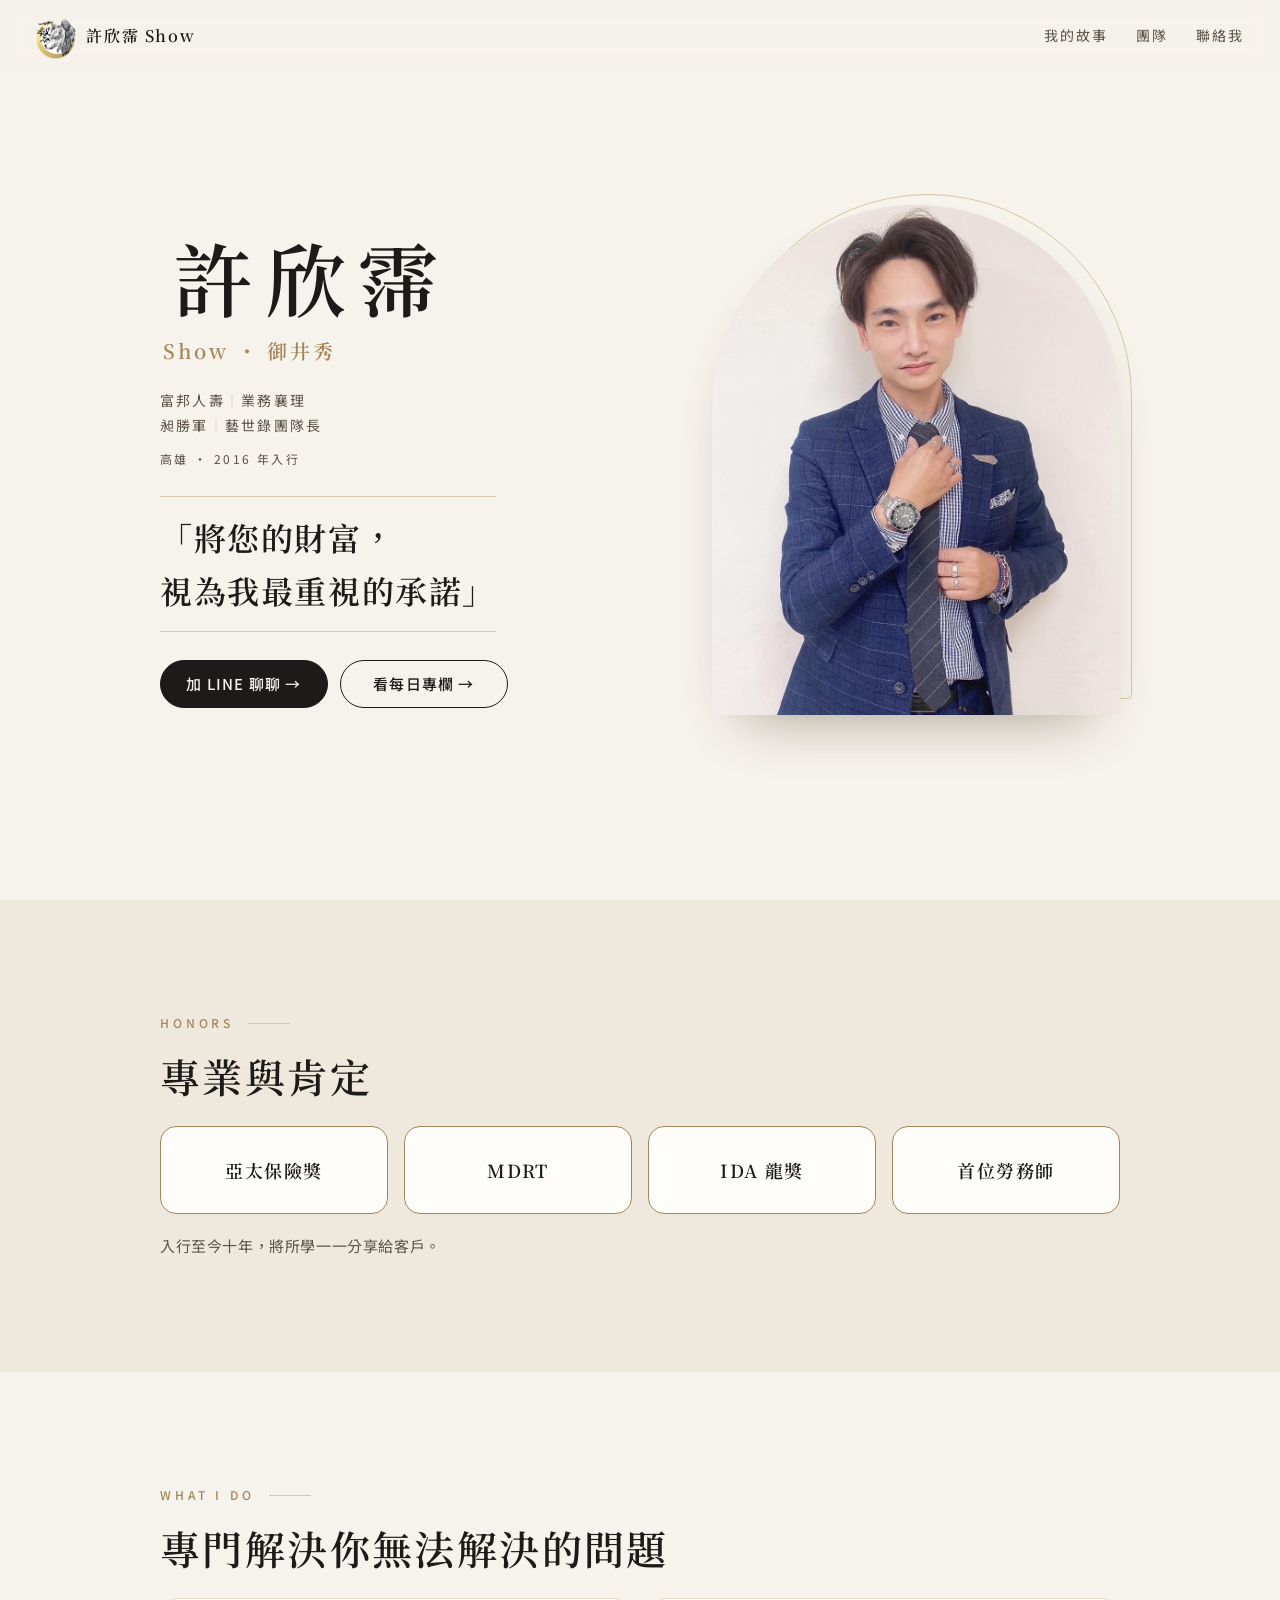
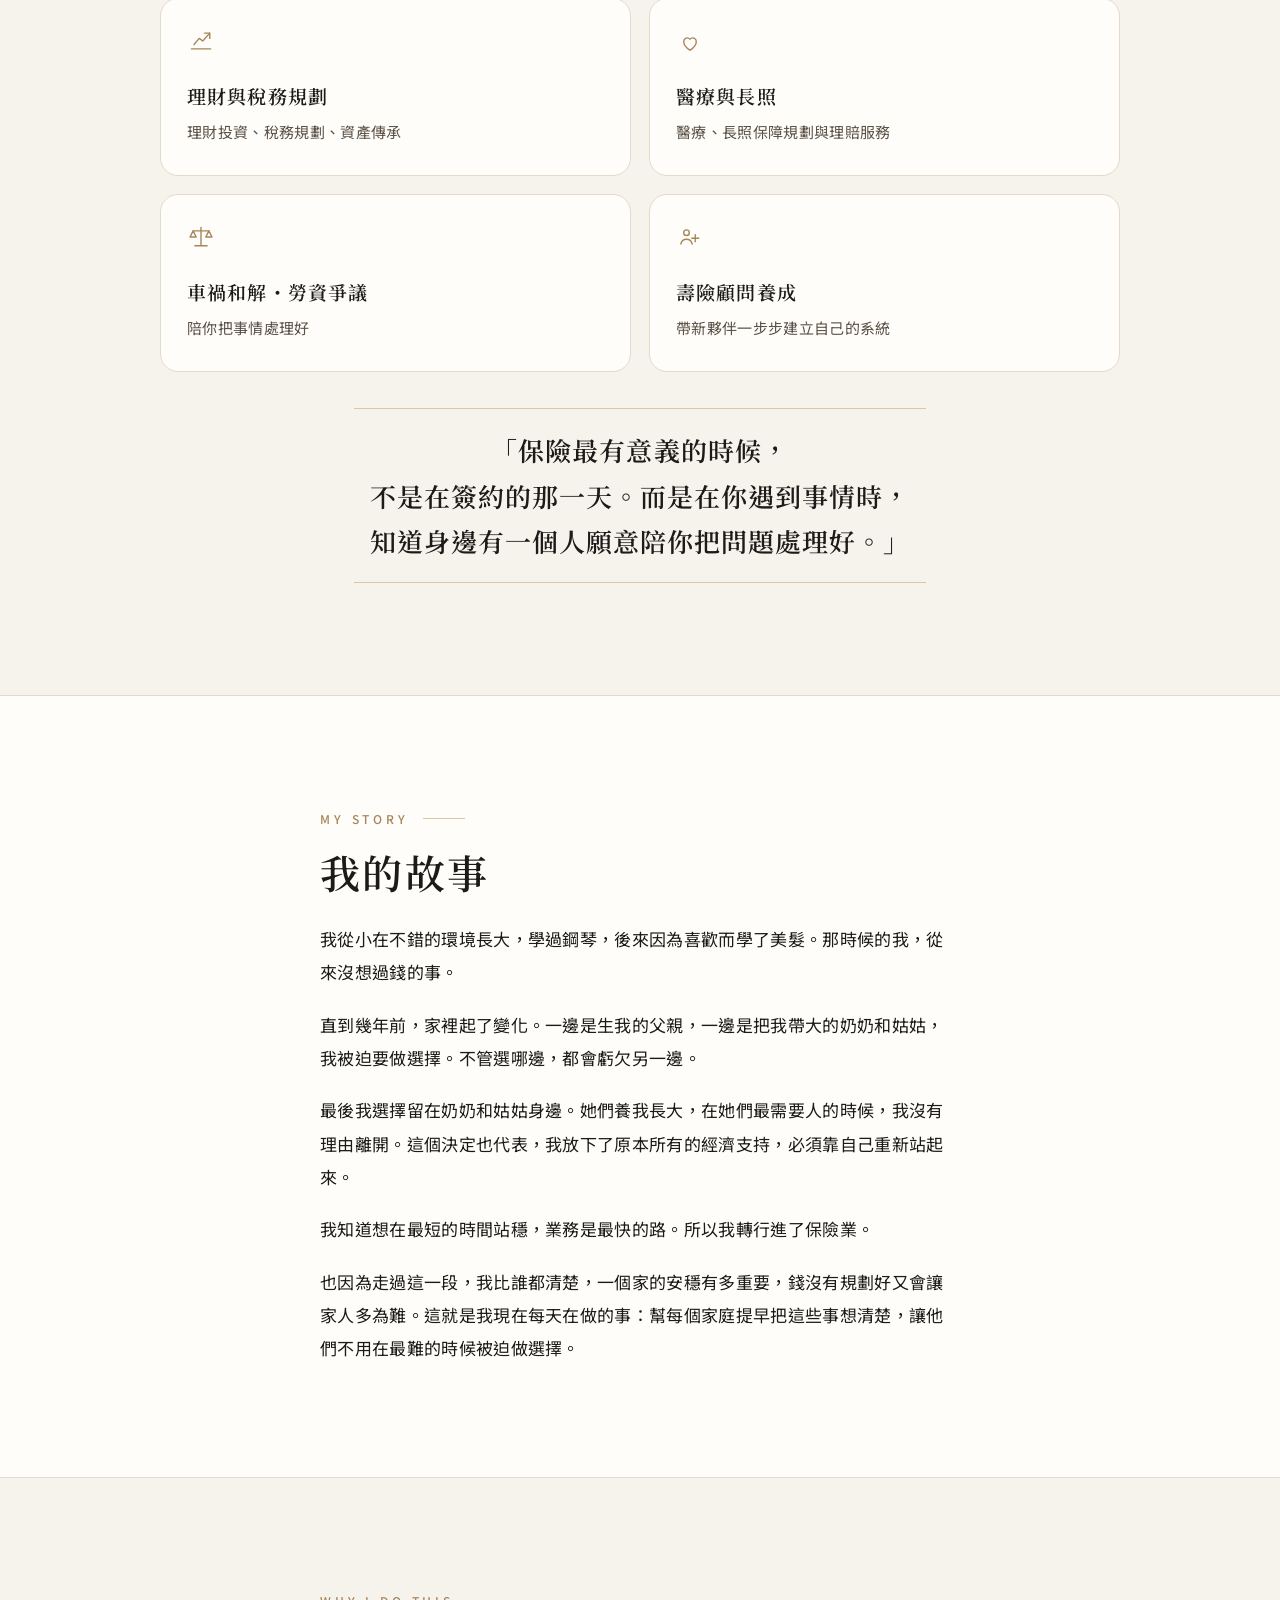
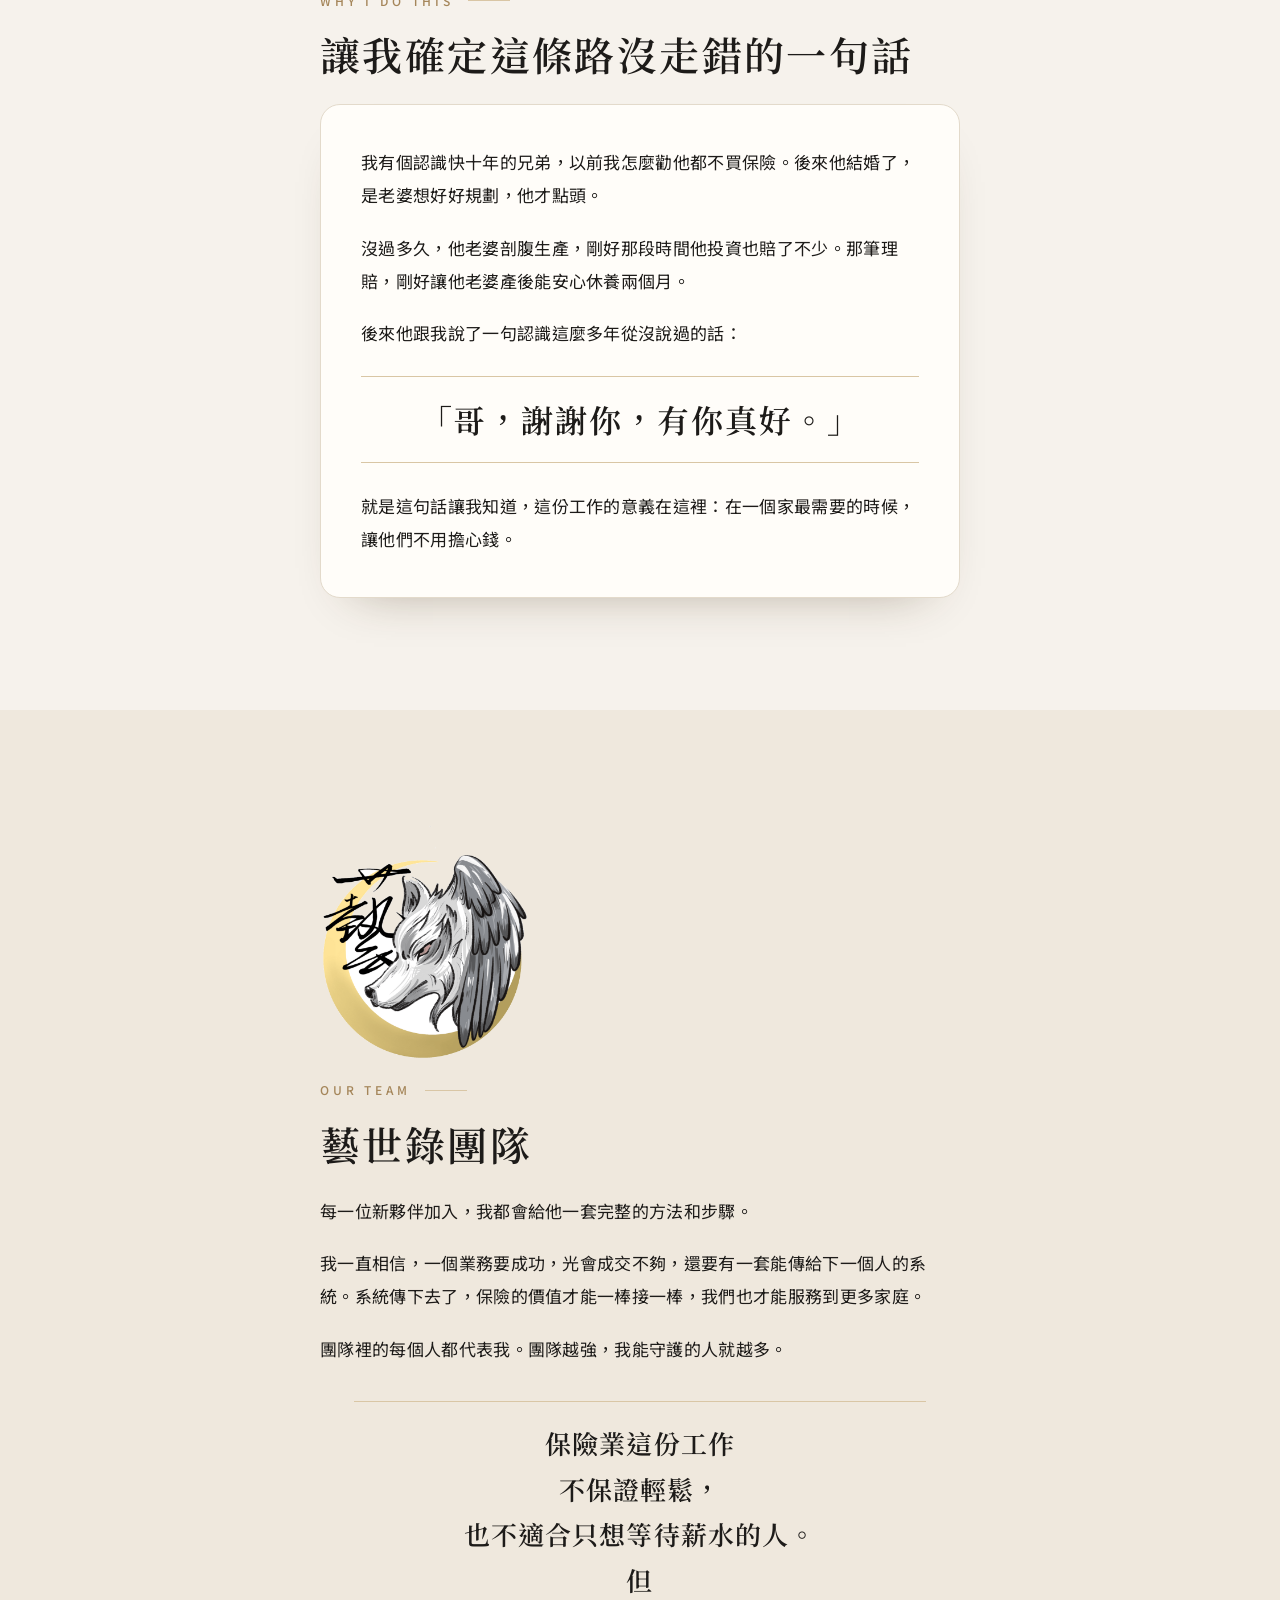
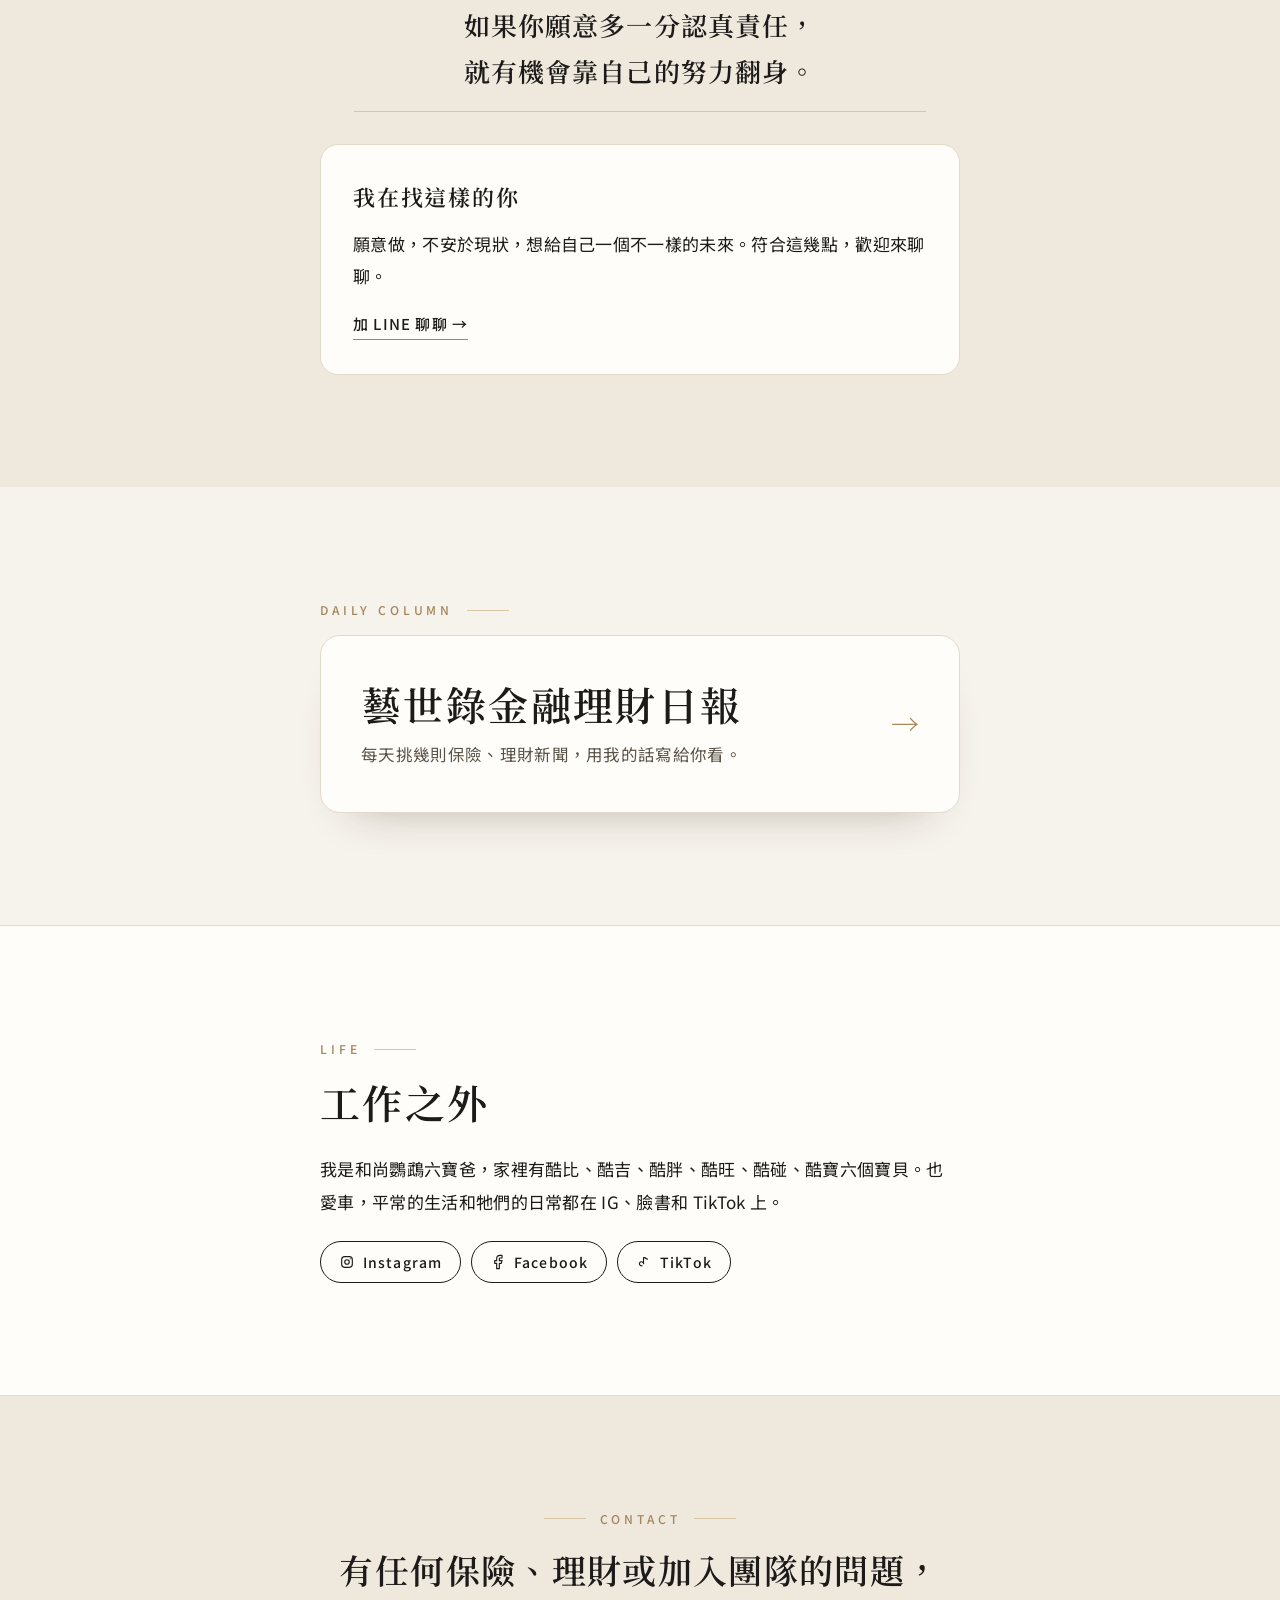
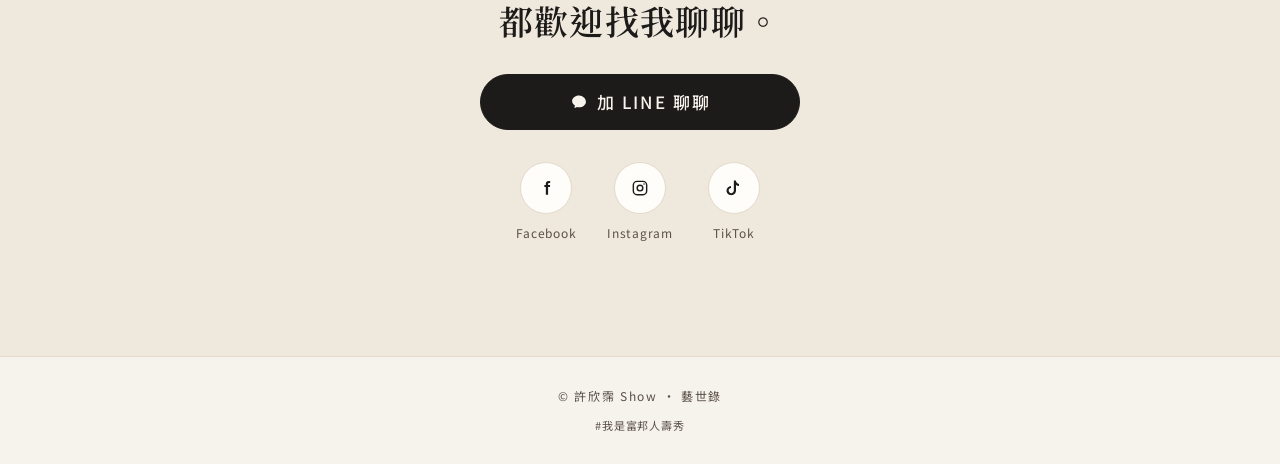
<file: index.html>
<!DOCTYPE html>
<html lang="zh-Hant">
<head>
  <meta charset="utf-8">
  <meta name="viewport" content="width=device-width, initial-scale=1, viewport-fit=cover">
  <script>document.documentElement.classList.add("js");</script>
  <title>許欣霈 Show｜富邦人壽・藝世錄團隊</title>
  <meta name="description" content="許欣霈 Show・御井秀，富邦人壽業務襄理、藝世錄團隊長。將您的財富，視為我最重視的承諾。">
  <meta name="theme-color" content="#f6f2ec">
  <meta name="format-detection" content="telephone=no">
  <meta name="apple-mobile-web-app-title" content="許欣霈 Show">
  <link rel="canonical" href="https://show-hsin-pei.github.io/">
  <meta property="og:type" content="website">
  <meta property="og:locale" content="zh_TW">
  <meta property="og:site_name" content="許欣霈 Show">
  <meta property="og:url" content="https://show-hsin-pei.github.io/">
  <meta property="og:title" content="許欣霈 Show｜藝世錄">
  <meta property="og:description" content="將您的財富，視為我最重視的承諾">
  <meta property="og:image" content="https://show-hsin-pei.github.io/og.jpg">
  <meta property="og:image:secure_url" content="https://show-hsin-pei.github.io/og.jpg">
  <meta property="og:image:type" content="image/jpeg">
  <meta property="og:image:width" content="1200">
  <meta property="og:image:height" content="630">
  <meta property="og:image:alt" content="許欣霈 Show，將您的財富，視為我最重視的承諾">
  <meta name="twitter:card" content="summary_large_image">
  <meta name="twitter:title" content="許欣霈 Show｜藝世錄">
  <meta name="twitter:description" content="將您的財富，視為我最重視的承諾">
  <meta name="twitter:image" content="https://show-hsin-pei.github.io/og.jpg">
  <link rel="icon" href="favicon.ico" sizes="any">
  <link rel="icon" type="image/png" sizes="64x64" href="favicon.png">
  <link rel="apple-touch-icon" href="apple-touch-icon.png">
  <link rel="preconnect" href="https://fonts.googleapis.com">
  <link rel="preconnect" href="https://fonts.gstatic.com" crossorigin>
  <link href="https://fonts.googleapis.com/css2?family=Noto+Sans+TC:wght@400;500;600&family=Noto+Serif+TC:wght@500;600;700&display=swap" rel="stylesheet">
  <link rel="stylesheet" href="styles.css">
  <script type="application/ld+json">
  {
    "@context": "https://schema.org",
    "@type": "Person",
    "name": "許欣霈",
    "alternateName": ["Show", "御井秀"],
    "jobTitle": "富邦人壽 業務襄理",
    "description": "將您的財富，視為我最重視的承諾",
    "url": "https://show-hsin-pei.github.io/",
    "image": "https://show-hsin-pei.github.io/portrait.jpg",
    "sameAs": [
      "https://www.facebook.com/bnlovestar/",
      "https://www.instagram.com/show_lovestar/",
      "https://www.tiktok.com/@showlovestar"
    ]
  }
  </script>
</head>
<body id="top">
  <a class="skip" href="#main">跳至主要內容</a>
  <header class="top">
    <a class="brand" href="#top">
      <img src="logo.png" alt="" width="738" height="840">
      <span>許欣霈 Show</span>
    </a>
    <nav class="nav" aria-label="頁面章節">
      <a href="#story">我的故事</a>
      <a href="#team">團隊</a>
      <a href="#contact">聯絡我</a>
    </nav>
  </header>

  <main id="main">
    <section class="hero" aria-labelledby="hero-name">
      <div class="wrap hero-grid">
        <div class="hero-photo">
          <div class="arch">
            <img src="portrait.jpg" alt="許欣霈 Show" width="1108" height="1108" fetchpriority="high">
          </div>
        </div>
        <div class="hero-text">
          <h1 id="hero-name">
            <span class="name-zh">許欣霈</span>
            <span class="name-rest">Show ・ 御井秀</span>
          </h1>
          <p class="role">富邦人壽<span class="pipe">｜</span>業務襄理</p>
          <p class="role">昶勝軍<span class="pipe">｜</span>藝世錄團隊長</p>
          <p class="since">高雄 ・ 2016 年入行</p>
          <p class="tagline">「將您的財富，<br>視為我最重視的承諾」</p>
          <div class="cta">
            <a class="btn btn-solid" href="https://line.me/ti/p/s-MhJmb-Q-">加 LINE 聊聊 →</a>
            <a class="btn btn-ghost" href="https://yishilu-daily.github.io/" target="_blank" rel="noopener noreferrer">看每日專欄 →</a>
          </div>
        </div>
      </div>
    </section>

    <section class="honors" id="honors">
      <div class="wrap reveal">
        <p class="eyebrow" lang="en">Honors</p>
        <h2>專業與肯定</h2>
        <ul class="badges">
          <li>亞太保險獎</li>
          <li>MDRT</li>
          <li>IDA 龍獎</li>
          <li>首位勞務師</li>
        </ul>
        <p class="honors-note">入行至今十年，將所學一一分享給客戶。</p>
      </div>
    </section>

    <section class="practice" id="practice">
      <div class="wrap reveal">
        <p class="eyebrow" lang="en">What I Do</p>
        <h2>專門解決<br>你無法解決的問題</h2>
        <div class="service-grid">
          <article class="service">
            <svg viewBox="0 0 32 32" width="28" height="28" aria-hidden="true" fill="none" stroke="currentColor" stroke-width="1.6" stroke-linecap="round" stroke-linejoin="round"><path d="M5 25h22"/><path d="M8 20l6-7 4 3 8-9"/><path d="M20 7h6v6"/></svg>
            <h3>理財與稅務規劃</h3>
            <p>理財投資、稅務規劃、資產傳承</p>
          </article>
          <article class="service">
            <svg viewBox="0 0 32 32" width="28" height="28" aria-hidden="true" fill="none" stroke="currentColor" stroke-width="1.6" stroke-linecap="round" stroke-linejoin="round"><path d="M16 26.5s-7.2-4.6-7.2-10a4.1 4.1 0 0 1 7.2-2.6 4.1 4.1 0 0 1 7.2 2.6c0 5.4-7.2 10-7.2 10z"/></svg>
            <h3>醫療與長照</h3>
            <p>醫療、長照保障規劃與理賠服務</p>
          </article>
          <article class="service">
            <svg viewBox="0 0 32 32" width="28" height="28" aria-hidden="true" fill="none" stroke="currentColor" stroke-width="1.6" stroke-linecap="round" stroke-linejoin="round"><path d="M16 5v21M9 26h14M7 9h18"/><path d="M7 9 3.5 16h7L7 9zM25 9l-3.5 7h7L25 9z"/></svg>
            <h3>車禍和解・勞資爭議</h3>
            <p>陪你把事情處理好</p>
          </article>
          <article class="service">
            <svg viewBox="0 0 32 32" width="28" height="28" aria-hidden="true" fill="none" stroke="currentColor" stroke-width="1.6" stroke-linecap="round" stroke-linejoin="round"><circle cx="12" cy="11" r="3.2"/><path d="M5.5 24c.9-3.6 3.1-5.4 6.5-5.4s5.6 1.8 6.5 5.4"/><path d="M22 13.5v8M18 17.5h8"/></svg>
            <h3>壽險顧問養成</h3>
            <p>帶新夥伴一步步建立自己的系統</p>
          </article>
        </div>
        <blockquote class="pullquote long">「保險最有意義的時候，<br>不是在簽約的那一天。<br>而是在你遇到事情時，<br>知道身邊有一個人<br>願意陪你把問題處理好。」</blockquote>
      </div>
    </section>

    <section class="story" id="story">
      <div class="wrap reveal">
        <p class="eyebrow" lang="en">My Story</p>
        <h2>我的故事</h2>
        <div class="prose">
          <p>我從小在不錯的環境長大，學過鋼琴，後來因為喜歡而學了美髮。那時候的我，從來沒想過錢的事。</p>
          <p>直到幾年前，家裡起了變化。一邊是生我的父親，一邊是把我帶大的奶奶和姑姑，我被迫要做選擇。不管選哪邊，都會虧欠另一邊。</p>
          <p>最後我選擇留在奶奶和姑姑身邊。她們養我長大，在她們最需要人的時候，我沒有理由離開。這個決定也代表，我放下了原本所有的經濟支持，必須靠自己重新站起來。</p>
          <p>我知道想在最短的時間站穩，業務是最快的路。所以我轉行進了保險業。</p>
          <p>也因為走過這一段，我比誰都清楚，一個家的安穩有多重要，錢沒有規劃好又會讓家人多為難。這就是我現在每天在做的事：幫每個家庭提早把這些事想清楚，讓他們不用在最難的時候被迫做選擇。</p>
        </div>
      </div>
    </section>

    <section class="why" id="why">
      <div class="wrap reveal">
        <p class="eyebrow" lang="en">Why I Do This</p>
        <h2>讓我確定這條路沒走錯的一句話</h2>
        <article class="story-card">
          <div class="prose">
            <p>我有個認識快十年的兄弟，以前我怎麼勸他都不買保險。後來他結婚了，是老婆想好好規劃，他才點頭。</p>
            <p>沒過多久，他老婆剖腹生產，剛好那段時間他投資也賠了不少。那筆理賠，剛好讓他老婆產後能安心休養兩個月。</p>
            <p>後來他跟我說了一句認識這麼多年從沒說過的話：</p>
          </div>
          <blockquote class="pullquote">「哥，謝謝你，有你真好。」</blockquote>
          <div class="prose">
            <p>就是這句話讓我知道，這份工作的意義在這裡：在一個家最需要的時候，讓他們不用擔心錢。</p>
          </div>
        </article>
      </div>
    </section>

    <section class="team" id="team">
      <div class="wrap reveal">
        <div class="crest">
          <img src="logo.png" alt="藝世錄" width="738" height="840" loading="lazy">
        </div>
        <p class="eyebrow" lang="en">Our Team</p>
        <h2>藝世錄團隊</h2>
        <div class="prose">
          <p>每一位新夥伴加入，我都會給他一套完整的方法和步驟。</p>
          <p>我一直相信，一個業務要成功，光會成交不夠，還要有一套能傳給下一個人的系統。系統傳下去了，保險的價值才能一棒接一棒，我們也才能服務到更多家庭。</p>
          <p>團隊裡的每個人都代表我。團隊越強，我能守護的人就越多。</p>
        </div>
        <blockquote class="pullquote long">保險業這份工作<br>不保證輕鬆，<br>也不適合只想等待薪水的人。<br>但<br>如果你願意多一分認真責任，<br>就有機會靠自己的努力翻身。</blockquote>
        <div class="invite">
          <h3>我在找這樣的你</h3>
          <p>願意做，不安於現狀，想給自己一個不一樣的未來。符合這幾點，歡迎來聊聊。</p>
          <a class="text-link" href="https://line.me/ti/p/s-MhJmb-Q-">加 LINE 聊聊 →</a>
        </div>
      </div>
    </section>

    <section class="column" id="column">
      <div class="wrap reveal">
        <p class="eyebrow" lang="en">Daily Column</p>
        <a class="column-card" href="https://yishilu-daily.github.io/" target="_blank" rel="noopener noreferrer">
          <span class="column-copy">
            <h2>藝世錄金融理財日報</h2>
            <p>每天挑幾則保險、理財新聞，用我的話寫給你看。</p>
          </span>
          <span class="column-go" aria-hidden="true">→</span>
        </a>
      </div>
    </section>

    <section class="life" id="life">
      <div class="wrap reveal">
        <p class="eyebrow" lang="en">Life</p>
        <h2>工作之外</h2>
        <div class="prose">
          <p>我是和尚鸚鵡六寶爸，家裡有酷比、酷吉、酷胖、酷旺、酷碰、酷寶六個寶貝。也愛車，平常的生活和牠們的日常都在 IG、臉書和 TikTok 上。</p>
        </div>
        <div class="life-links">
          <a class="btn btn-ghost btn-sm" href="https://www.instagram.com/show_lovestar/" target="_blank" rel="noopener noreferrer">
            <svg viewBox="0 0 24 24" width="16" height="16" aria-hidden="true"><rect x="4" y="4" width="16" height="16" rx="4.5" fill="none" stroke="currentColor" stroke-width="1.7"/><circle cx="12" cy="12" r="3.4" fill="none" stroke="currentColor" stroke-width="1.7"/><circle cx="16.8" cy="7.2" r=".9" fill="currentColor"/></svg>
            Instagram
          </a>
          <a class="btn btn-ghost btn-sm" href="https://www.facebook.com/bnlovestar/" target="_blank" rel="noopener noreferrer">
            <svg viewBox="0 0 24 24" width="16" height="16" aria-hidden="true" fill="none" stroke="currentColor" stroke-width="1.7" stroke-linecap="round" stroke-linejoin="round"><path d="M18 2h-3a5 5 0 0 0-5 5v3H7v4h3v8h4v-8h3l1-4h-4V7a1 1 0 0 1 1-1h3z"/></svg>
            Facebook
          </a>
          <a class="btn btn-ghost btn-sm" href="https://www.tiktok.com/@showlovestar" target="_blank" rel="noopener noreferrer">
            <svg viewBox="0 0 24 24" width="16" height="16" aria-hidden="true" fill="none" stroke="currentColor" stroke-width="1.7" stroke-linecap="round" stroke-linejoin="round"><path d="M9.2 17.6a3.1 3.1 0 1 1 2.1-2.9V5.4h2.3A4.4 4.4 0 0 0 17.2 7.6"/></svg>
            TikTok
          </a>
        </div>
      </div>
    </section>

    <section class="contact" id="contact">
      <div class="wrap reveal">
        <p class="eyebrow" lang="en">Contact</p>
        <h2>有任何保險、理財<br>或加入團隊的問題，<br>都歡迎找我聊聊。</h2>
        <a class="btn btn-solid btn-lg" href="https://line.me/ti/p/s-MhJmb-Q-">
          <svg viewBox="0 0 24 24" width="20" height="20" aria-hidden="true"><path fill="currentColor" d="M12 4.2c-4.6 0-8.3 3-8.3 6.7 0 2.1 1.3 4 3.4 5.2-.1.7-.5 2-.6 2.3 0 0-.1.5.3.6.3.1 1.3-.2 2.5-1.1.8.2 1.7.4 2.7.4 4.6 0 8.3-3 8.3-6.7S16.6 4.2 12 4.2z"/></svg>
          加 LINE 聊聊
        </a>
        <div class="socials">
          <a class="social" href="https://www.facebook.com/bnlovestar/" target="_blank" rel="noopener noreferrer">
            <span class="icon">
              <svg viewBox="0 0 24 24" width="20" height="20" aria-hidden="true"><path fill="currentColor" d="M14.5 8.5V6.9c0-.7.4-1 1.1-1H17V3.5h-2c-1.9 0-3.2 1.3-3.2 3.3v1.7H10v2.4h1.8V20h2.7v-9.1h2.2l.3-2.4h-2.5z"/></svg>
            </span>
            <span>Facebook</span>
          </a>
          <a class="social" href="https://www.instagram.com/show_lovestar/" target="_blank" rel="noopener noreferrer">
            <span class="icon">
              <svg viewBox="0 0 24 24" width="20" height="20" aria-hidden="true"><rect x="4" y="4" width="16" height="16" rx="4.5" fill="none" stroke="currentColor" stroke-width="1.7"/><circle cx="12" cy="12" r="3.4" fill="none" stroke="currentColor" stroke-width="1.7"/><circle cx="16.8" cy="7.2" r=".9" fill="currentColor"/></svg>
            </span>
            <span>Instagram</span>
          </a>
          <a class="social" href="https://www.tiktok.com/@showlovestar" target="_blank" rel="noopener noreferrer">
            <span class="icon">
              <svg viewBox="0 0 24 24" width="20" height="20" aria-hidden="true"><path fill="currentColor" d="M14.2 3c.3 2.2 1.6 3.8 3.8 4.2v2.4c-1.3-.1-2.5-.5-3.6-1.2v6.7c0 3.2-2.5 5.6-5.7 5.6S3 18.3 3 15.1c0-3 2.4-5.5 5.4-5.6v2.5c-1.6.1-2.8 1.4-2.8 3.1 0 1.7 1.4 3.1 3.1 3.1s3.1-1.4 3.1-3.1V3h2.4z"/></svg>
            </span>
            <span>TikTok</span>
          </a>
        </div>
      </div>
    </section>
  </main>

  <footer>
    <p>© 許欣霈 Show ・ 藝世錄</p>
    <p class="hash">#我是富邦人壽秀</p>
  </footer>

  <a class="line-fab" href="https://line.me/ti/p/s-MhJmb-Q-">
    <svg viewBox="0 0 24 24" width="16" height="16" aria-hidden="true"><path fill="currentColor" d="M12 4.2c-4.6 0-8.3 3-8.3 6.7 0 2.1 1.3 4 3.4 5.2-.1.7-.5 2-.6 2.3 0 0-.1.5.3.6.3.1 1.3-.2 2.5-1.1.8.2 1.7.4 2.7.4 4.6 0 8.3-3 8.3-6.7S16.6 4.2 12 4.2z"/></svg>
    加 LINE
  </a>
  <script src="main.js"></script>
</body>
</html>
</file>
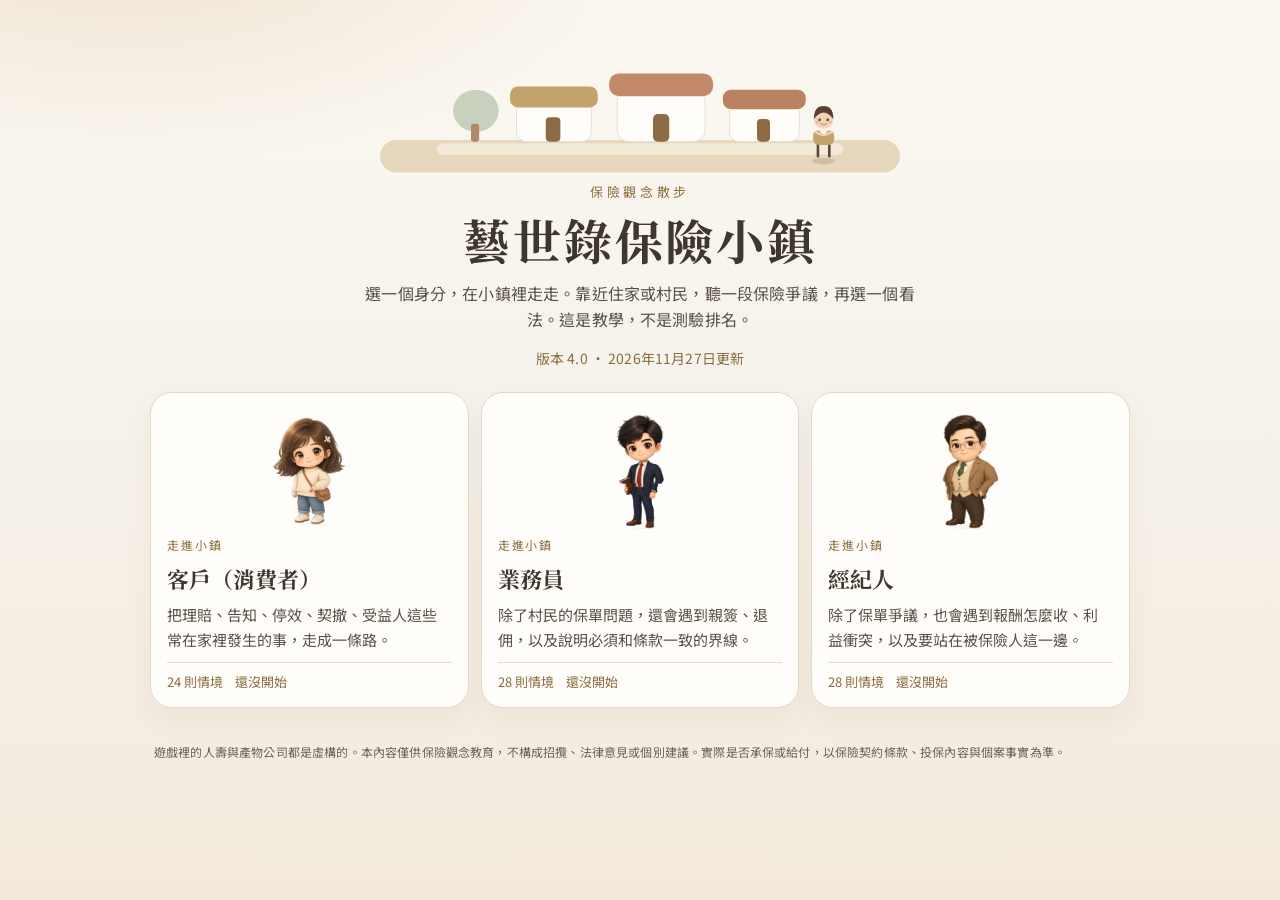
<file: island/index.html>
<!DOCTYPE html>
<html lang="zh-Hant">
<head>
  <meta charset="utf-8">
  <meta name="viewport" content="width=device-width, initial-scale=1, viewport-fit=cover">
  <meta name="robots" content="noindex,nofollow">
  <meta name="theme-color" content="#f6f2ec">
  <meta name="format-detection" content="telephone=no">
  <title>藝世錄保險小鎮｜保險觀念散步</title>
  <meta name="description" content="藝世錄保險小鎮是原創的保險觀念教學小遊戲。實際是否給付，以保單條款為準。">
  <link rel="icon" href="../favicon.png">
  <link rel="preconnect" href="https://fonts.googleapis.com">
  <link rel="preconnect" href="https://fonts.gstatic.com" crossorigin>
  <link href="https://fonts.googleapis.com/css2?family=Noto+Sans+TC:wght@400;500;600;700&family=Noto+Serif+TC:wght@600;700&display=swap" rel="stylesheet">
  <link rel="stylesheet" href="styles.css?v=4.0">
</head>
<body>
  <a class="skip" href="#title-main">跳至主要內容</a>
  <section id="title-screen">
    <div class="shell">
      <svg class="skyline" viewBox="0 0 640 168" role="img" aria-label="藝世錄保險小鎮的房子、小路與樹">
        <rect x="0" y="128" width="640" height="40" rx="20" fill="#e7d7bc"/>
        <rect x="70" y="132" width="500" height="14" rx="7" fill="#f4ead8"/>
        <ellipse cx="118" cy="92" rx="28" ry="26" fill="#c9d0be"/>
        <rect x="112" y="108" width="10" height="22" rx="3" fill="#b08968"/>
        <g>
          <rect x="168" y="78" width="92" height="52" rx="12" fill="#fffdf9" stroke="#e3dacb"/>
          <rect x="160" y="62" width="108" height="26" rx="10" fill="#c4a36a"/>
          <rect x="204" y="100" width="18" height="30" rx="5" fill="#8d6b45"/>
        </g>
        <g>
          <rect x="292" y="64" width="108" height="66" rx="14" fill="#fffdf9" stroke="#e3dacb"/>
          <rect x="282" y="46" width="128" height="28" rx="12" fill="#c4896a"/>
          <rect x="336" y="96" width="20" height="34" rx="6" fill="#8d6b45"/>
        </g>
        <g>
          <rect x="430" y="80" width="86" height="50" rx="12" fill="#fffdf9" stroke="#e3dacb"/>
          <rect x="422" y="66" width="102" height="24" rx="10" fill="#b98362"/>
          <rect x="464" y="102" width="16" height="28" rx="5" fill="#8d6b45"/>
        </g>
        <g transform="translate(524,70)">
          <ellipse cx="22" cy="84" rx="14" ry="4" fill="rgba(90,70,40,.16)"/>
          <path d="M15 62 v16" stroke="#5c4638" stroke-width="3.2" stroke-linecap="round"/>
          <path d="M29 62 v16" stroke="#5c4638" stroke-width="3.2" stroke-linecap="round"/>
          <rect x="9" y="46" width="26" height="18" rx="7" fill="#c4a36a"/>
          <path d="M16 46 L22 53 L28 46" fill="#fff6ea"/>
          <path d="M12 48 Q22 56 32 48" stroke="#f0d5b4" stroke-width="2.4" fill="none" stroke-linecap="round"/>
          <circle cx="22" cy="32" r="12" fill="#f4d2b4"/>
          <path d="M10 32 Q10 16 22 16 Q34 16 34 32 Q28 24 22 24 Q16 24 10 32" fill="#5a4034"/>
          <circle cx="17" cy="33" r="1.5" fill="#3a2e28"/>
          <circle cx="27" cy="33" r="1.5" fill="#3a2e28"/>
          <circle cx="16.4" cy="32.4" r="0.45" fill="#fff"/>
          <circle cx="26.4" cy="32.4" r="0.45" fill="#fff"/>
          <path d="M18 38 Q22 41 26 38" stroke="#c47d78" stroke-width="1.1" fill="none" stroke-linecap="round"/>
          <ellipse cx="14" cy="36" rx="2" ry="1" fill="rgba(206,124,110,.4)"/>
          <ellipse cx="30" cy="36" rx="2" ry="1" fill="rgba(206,124,110,.4)"/>
        </g>
      </svg>
      <p class="eyebrow">保險觀念散步</p>
      <h1 id="title-main">藝世錄保險小鎮</h1>
      <p class="lede">選一個身分，在小鎮裡走走。靠近住家或村民，聽一段保險爭議，再選一個看法。這是教學，不是測驗排名。</p>
      <p class="version" id="version-line">版本 4.0 · 2026年11月27日更新</p>
      <div class="roles" role="group" aria-label="選擇身分">
        <button class="role-card" type="button" data-role="consumer">
          <img class="role-full" alt="" data-art="client" width="88" height="120">
          <span class="kicker">走進小鎮</span>
          <span class="role-name">客戶（消費者）</span>
          <span class="role-desc">把理賠、告知、停效、契撤、受益人這些常在家裡發生的事，走成一條路。</span>
          <span class="role-meta"><span id="count-consumer">24 則情境</span><span id="prog-consumer">還沒開始</span></span>
        </button>
        <button class="role-card" type="button" data-role="agent">
          <img class="role-full" alt="" data-art="agent" width="88" height="120">
          <span class="kicker">走進小鎮</span>
          <span class="role-name">業務員</span>
          <span class="role-desc">除了村民的保單問題，還會遇到親簽、退佣，以及說明必須和條款一致的界線。</span>
          <span class="role-meta"><span id="count-agent">28 則情境</span><span id="prog-agent">還沒開始</span></span>
        </button>
        <button class="role-card" type="button" data-role="broker">
          <img class="role-full" alt="" data-art="broker" width="88" height="120">
          <span class="kicker">走進小鎮</span>
          <span class="role-name">經紀人</span>
          <span class="role-desc">除了保單爭議，也會遇到報酬怎麼收、利益衝突，以及要站在被保險人這一邊。</span>
          <span class="role-meta"><span id="count-broker">28 則情境</span><span id="prog-broker">還沒開始</span></span>
        </button>
      </div>
      <p class="legal">遊戲裡的人壽與產物公司都是虛構的。本內容僅供保險觀念教育，不構成招攬、法律意見或個別建議。實際是否承保或給付，以保險契約條款、投保內容與個案事實為準。</p>
      <div id="gender-pick" hidden>
        <p class="lede" id="gender-role">選好身分之後，再選角色外觀。</p>
        <div class="roles gender-roles">
          <button type="button" class="role-card" data-gender="m">
            <img id="gender-art-m" class="role-full" alt="" width="88" height="120">
            <span class="role-name">男</span>
          </button>
          <button type="button" class="role-card" data-gender="f">
            <img id="gender-art-f" class="role-full" alt="" width="88" height="120">
            <span class="role-name">女</span>
          </button>
        </div>
        <p class="legal">男、女都是原創角色。外觀不影響情境內容。</p>
      </div>
      <div id="load-strip" hidden>
        <p>正在準備這個角色和小鎮</p>
        <div class="load-track"><div id="load-bar"></div></div>
      </div>
    </div>
  </section>

  <section id="play-screen" hidden>
    <div class="stage" id="stage">
      <canvas id="view" aria-label="藝世錄保險小鎮。電腦可用滑鼠點地面移動，或用方向鍵與 WASD。靠近村民後按 E 或空白鍵對話。"></canvas>
      <div class="status" id="status">
        <span id="st-season">秋</span>
        <span id="st-time">--:--</span>
        <span id="st-place">家</span>
        <span id="st-role">客戶 Lv.1</span>
        <span class="xp-wrap" aria-hidden="true"><span id="xp-fill"></span></span>
        <span id="st-day">第 1 天</span>
        <span id="st-coin">現金 0</span>
        <span id="st-save">存款 0</span>
        <span id="st-stam">體力 100/100</span>
      </div>
      <button type="button" class="orb map-btn" id="btn-map" aria-label="地圖">圖</button>
      <button type="button" class="orb avatar-btn" id="btn-avatar" aria-label="主角">
        <canvas id="avatar-face" width="96" height="96"></canvas>
      </button>
      <p class="desktop-hint" id="desktop-hint">點地面走路 · 方向鍵或 WASD · E 或空白鍵對話</p>
      <p class="near-label" id="near-label" hidden></p>
      <p class="toast" id="toast" hidden></p>
      <p class="rotate-hint" id="rotate-hint" hidden>橫向時畫面會擠。把手機轉成直向，比較好看。</p>
      <div class="coach" id="coach" hidden>
        <p id="coach-text"></p>
        <button type="button" id="coach-skip">略過教學</button>
      </div>
      <div class="quest" id="quest">
        <span id="quest-text">目標：走出家門</span>
        <button type="button" id="quest-go">帶我去</button>
      </div>
      <p class="town-alert" id="town-alert" hidden>颱風日：蘆灣和釣魚休息。住宅火災不會自動包含風災。遊戲事件。</p>
      <button type="button" class="radio-pill" id="radio">
        <span id="radio-now">正在播</span>
        <span id="radio-next">下一檔</span>
      </button>
      <p class="floater" id="floater" hidden></p>
      <div class="reward" id="reward" hidden>
        <strong>記下了</strong>
        <p id="reward-body"></p>
      </div>
    </div>
    <footer class="legal">遊戲裡的人壽與產物公司都是虛構的。本內容僅供保險觀念教育，不構成招攬、法律意見或個別建議。實際是否承保或給付，以保險契約條款、投保內容與個案事實為準。</footer>
    <div class="joystick" id="joystick" aria-hidden="true">
      <div class="knob"></div>
    </div>
    <button type="button" class="talk-btn" id="talk-btn" disabled>對話</button>
  </section>

  <div class="dialog" id="dialog" hidden role="dialog" aria-modal="true" aria-labelledby="dlg-title">
    <div class="sheet" tabindex="-1">
      <div class="sheet-head">
        <div>
          <p class="place" id="dlg-place"></p>
          <h2 id="dlg-title"></h2>
        </div>
        <button type="button" class="icon-btn" id="dlg-close" aria-label="關閉">×</button>
      </div>
      <div class="who">
        <img id="dlg-bust" class="bust" alt="" hidden>
        <canvas id="dlg-portrait" width="300" height="340" aria-hidden="true"></canvas>
        <p class="speaker" id="dlg-speaker"></p>
      </div>
      <p class="body-copy" id="dlg-body"></p>
      <div class="line-nav" id="dlg-nav">
        <button type="button" class="ghost" id="dlg-prev">上一句</button>
        <button type="button" class="primary" id="dlg-next">下一句</button>
      </div>
      <div class="options" id="dlg-options"></div>
      <div class="feedback" id="dlg-feedback" hidden>
        <p class="verdict" id="dlg-verdict"></p>
        <p class="best-line" id="dlg-best"></p>
        <p class="explain" id="dlg-explain"></p>
        <p class="explain" id="dlg-prior"></p>
        <p class="explain" id="dlg-basis"></p>
        <div class="tip" id="dlg-tip">
          <strong id="dlg-tip-label"></strong>
          <p id="dlg-tip-body"></p>
        </div>
        <button type="button" class="primary" id="dlg-save">記下來</button>
        <button type="button" class="ghost" id="dlg-retry" hidden>再選一次</button>
      </div>
      <p class="sheet-note">教學情境。實際是否給付，以保單條款、投保內容與個案事實為準。</p>
    </div>
  </div>

  <div class="dialog" id="map-panel" hidden role="dialog" aria-modal="true" aria-labelledby="map-title">
    <div class="sheet map-sheet" tabindex="-1">
      <div class="sheet-head">
        <div>
          <p class="place">藝世錄保險小鎮</p>
          <h2 id="map-title">地圖</h2>
        </div>
        <button type="button" class="icon-btn" id="map-close" aria-label="關閉">×</button>
      </div>
      <p class="body-copy">拖曳移動，雙指或滾輪縮放。點建築或按「帶我去」會走過去。紅點是你現在的位置。</p>
      <canvas id="town-map" aria-label="藝世錄保險小鎮全景地圖"></canvas>
      <div class="map-tools">
        <button type="button" class="chip" id="map-in" aria-label="放大">＋</button>
        <button type="button" class="chip" id="map-out" aria-label="縮小">－</button>
        <button type="button" class="chip" id="map-fit">看全景</button>
      </div>
      <div id="map-places" class="map-places"></div>
      <div id="map-levels" class="map-levels"></div>
    </div>
  </div>

  <div class="dialog" id="menu-panel" hidden role="dialog" aria-modal="true" aria-labelledby="menu-title">
    <div class="sheet" tabindex="-1">
      <div class="sheet-head">
        <div>
          <p class="place">藝世錄保險小鎮</p>
          <h2 id="menu-title">這個身分</h2>
        </div>
        <button type="button" class="icon-btn" id="menu-close" aria-label="關閉">×</button>
      </div>
      <div class="menu-actions">
        <button type="button" class="chip" id="btn-finance">我的財務</button>
        <button type="button" class="chip" id="btn-tips">賺錢小秘籍</button>
        <button type="button" class="chip" id="btn-pack">背包</button>
        <button type="button" class="chip" id="btn-clients">客戶簿</button>
        <button type="button" class="chip" id="btn-badges">徽章</button>
        <button type="button" class="chip" id="btn-library">圖書館</button>
        <button type="button" class="chip" id="btn-guide">小鎮攻略</button>
        <button type="button" class="chip" id="btn-progress">進度</button>
        <button type="button" class="chip" id="btn-role">換身分</button>
        <button type="button" class="chip" id="btn-sound" aria-pressed="false">音效關</button>
        <button type="button" class="chip" id="btn-music" aria-pressed="false">音樂關</button>
        <button type="button" class="chip" data-font="md">標準</button>
        <button type="button" class="chip" data-font="lg">大</button>
        <button type="button" class="chip" data-font="xl">特大</button>
      </div>
      <div class="avatar-share">
        <label for="avatar-nick">分身暱稱</label>
        <input id="avatar-nick" maxlength="12" autocomplete="off" autocapitalize="off" spellcheck="false" placeholder="2 到 12 個字，不要用真名">
        <button type="button" class="chip" id="btn-avatar-public" aria-pressed="false">公開我的分身：關</button>
        <p class="hint">打開後只分享暱稱、外觀、等級和大約位置，不分享其他資料。7 天沒更新會自動刪除。</p>
        <p class="hint" id="avatar-note" hidden></p>
      </div>
    </div>
  </div>

  <div class="dialog" id="finance" hidden role="dialog" aria-modal="true" aria-labelledby="finance-title">
    <div class="sheet" tabindex="-1">
      <div class="sheet-head">
        <div>
          <p class="place">藝世錄保險小鎮</p>
          <h2 id="finance-title">我的財務</h2>
        </div>
        <button type="button" class="icon-btn" id="finance-close" aria-label="關閉">×</button>
      </div>
      <div id="finance-body"></div>
      <p class="sheet-note">遊戲數值，非真實利率，也不是真實的保費或給付。</p>
    </div>
  </div>

  <div class="dialog" id="facility" hidden role="dialog" aria-modal="true" aria-labelledby="facility-title">
    <div class="sheet" tabindex="-1">
      <div class="sheet-head">
        <div>
          <p class="place">藝世錄保險小鎮</p>
          <h2 id="facility-title"></h2>
        </div>
        <button type="button" class="icon-btn" id="facility-close" aria-label="關閉">×</button>
      </div>
      <div id="facility-body"></div>
    </div>
  </div>

  <div class="dialog" id="progress" hidden role="dialog" aria-modal="true" aria-labelledby="progress-title">
    <div class="sheet" tabindex="-1">
      <div class="sheet-head">
        <div>
          <p class="place">藝世錄保險小鎮</p>
          <h2 id="progress-title">這個身分的進度</h2>
        </div>
        <button type="button" class="icon-btn" id="progress-close" aria-label="關閉">×</button>
      </div>
      <p class="body-copy" id="progress-summary"></p>
      <ul class="progress-list" id="progress-list"></ul>
      <button type="button" class="ghost" id="progress-clear">清除這個身分的紀錄</button>
      <p class="sheet-note" id="progress-version"></p>
    </div>
  </div>

  <noscript><p class="legal">藝世錄保險小鎮需要開啟 JavaScript 才能走動與對話。</p></noscript>
  <script src="scenarios.js?v=4.0" defer></script>
  <script src="characters.js?v=4.0" defer></script>
  <script src="rooms.js?v=4.0" defer></script>
  <script src="art.js?v=4.0" defer></script>
  <script src="life.js?v=4.0" defer></script>
  <script src="issue.js?v=4.0" defer></script>
  <script src="learn.js?v=4.0" defer></script>
  <script src="game.js?v=4.0" defer></script>
</body>
</html>
</file>
<file: styles.css>
:root {
  --bg: #f6f2ec;
  --bg-2: #efe8dd;
  --card: #fffdf9;
  --ink: #1d1b19;
  --secondary: #5a5147;
  --gold: #a5865a;
  --gold-soft: #d9c6a5;
  --line: #e3dacb;
  --serif: "Noto Serif TC", "Songti TC", "PMingLiU", "Times New Roman", serif;
  --sans: "Noto Sans TC", "PingFang TC", "Microsoft JhengHei", system-ui, sans-serif;
  --gutter: 22px;
  --header: 64px;
  --max: 1040px;
}

* { box-sizing: border-box; }
html {
  scroll-behavior: smooth;
  scroll-padding-top: 76px;
  -webkit-text-size-adjust: 100%;
  color-scheme: light;
}
body {
  margin: 0;
  background: var(--bg);
  color: var(--ink);
  font-family: var(--sans);
  font-size: 16px;
  line-height: 1.85;
  letter-spacing: .02em;
  -webkit-font-smoothing: antialiased;
  overflow-x: clip;
}
img { display: block; max-width: 100%; height: auto; }
a { color: inherit; text-decoration: none; }
::selection { background: var(--gold-soft); color: var(--ink); }
:focus-visible {
  outline: 2px solid var(--gold);
  outline-offset: 3px;
}

.skip {
  position: absolute;
  left: 12px;
  top: -48px;
  z-index: 80;
  background: var(--ink);
  color: var(--bg);
  padding: 8px 14px;
  border-radius: 999px;
}
.skip:focus { top: 12px; }

.wrap {
  width: 100%;
  max-width: var(--max);
  margin: 0 auto;
  padding: 0 var(--gutter);
}
section { padding: 76px 0; }
section[id] { scroll-margin-top: 76px; }

.eyebrow {
  display: flex;
  align-items: center;
  gap: 14px;
  margin: 0 0 14px;
  color: var(--gold);
  font-size: 12px;
  font-weight: 500;
  letter-spacing: .32em;
  text-transform: uppercase;
}
.eyebrow::after {
  content: "";
  width: 42px;
  height: 1px;
  background: var(--gold-soft);
}
h1, h2, h3 { font-weight: 600; }
h2 {
  margin: 0 0 22px;
  font-family: var(--serif);
  font-size: clamp(28px, 6.6vw, 40px);
  line-height: 1.4;
  letter-spacing: .06em;
}

.prose { max-width: 40rem; }
.prose p {
  margin: 0;
  font-size: 17px;
  line-height: 1.95;
  color: var(--ink);
}
.prose p + p { margin-top: 1.15em; }

/* header */
.top {
  position: fixed;
  inset: 0 0 auto 0;
  z-index: 30;
  display: flex;
  align-items: center;
  justify-content: space-between;
  gap: 10px;
  min-height: var(--header);
  padding: calc(8px + env(safe-area-inset-top)) 16px 8px;
  background: rgba(246, 242, 236, .9);
  backdrop-filter: blur(12px);
  -webkit-backdrop-filter: blur(12px);
  border-bottom: 1px solid transparent;
  transition: border-color .3s;
}
.top.scrolled { border-bottom-color: var(--line); }
.brand {
  display: flex;
  align-items: center;
  gap: 8px;
  min-width: 0;
  font-family: var(--serif);
  font-size: 14px;
  font-weight: 600;
  letter-spacing: .06em;
  white-space: nowrap;
}
.brand img {
  width: auto;
  height: 40px;
  flex: none;
}
.nav {
  display: flex;
  align-items: center;
  gap: 12px;
}
.nav a {
  color: var(--secondary);
  font-size: 13px;
  letter-spacing: .02em;
  white-space: nowrap;
}
.nav a:hover { color: var(--ink); }

/* hero */
.hero {
  padding: calc(var(--header) + env(safe-area-inset-top) + 28px) 0 64px;
  min-height: 100svh;
  display: flex;
  align-items: center;
}
.hero-grid { display: grid; gap: 36px; align-items: center; }
.hero-photo {
  position: relative;
  z-index: 0;
  width: min(76%, 340px);
  margin: 0 auto;
}
.hero-photo::before {
  content: "";
  position: absolute;
  z-index: -1;
  inset: -11px -12px 16px 12px;
  border: 1px solid var(--gold-soft);
  border-radius: 999px 999px 22px 22px;
}
.arch {
  aspect-ratio: 4 / 5;
  overflow: hidden;
  border-radius: 999px 999px 18px 18px;
  background: var(--bg-2);
  box-shadow: 0 30px 60px -32px rgba(60, 40, 10, .45);
}
.arch img {
  width: 100%;
  height: 100%;
  object-fit: cover;
  object-position: center 20%;
}
.hero-text { text-align: center; }
.name-zh {
  display: block;
  font-family: var(--serif);
  font-size: clamp(46px, 13.5vw, 80px);
  line-height: 1.12;
  letter-spacing: .16em;
  text-indent: .16em;
}
.name-rest {
  display: block;
  margin-top: 10px;
  color: var(--gold);
  font-family: var(--serif);
  font-size: clamp(16px, 4.2vw, 20px);
  font-weight: 600;
  letter-spacing: .14em;
  text-indent: .14em;
}
.role {
  margin: 18px 0 0;
  color: var(--secondary);
  font-size: 13.5px;
  letter-spacing: .12em;
  line-height: 1.7;
}
.role + .role { margin-top: 2px; }
.since {
  margin: 10px 0 0;
  color: var(--secondary);
  font-size: 12px;
  letter-spacing: .16em;
}
.pipe { color: var(--gold-soft); }
.tagline {
  display: inline-block;
  margin: 26px 0 0;
  padding: 14px 0;
  border-top: 1px solid var(--gold-soft);
  border-bottom: 1px solid var(--gold-soft);
  font-family: var(--serif);
  font-size: clamp(22px, 5.7vw, 32px);
  font-weight: 600;
  line-height: 1.65;
  letter-spacing: .05em;
}
.cta {
  display: grid;
  gap: 12px;
  margin-top: 28px;
}
.btn {
  display: inline-flex;
  align-items: center;
  justify-content: center;
  gap: 8px;
  min-height: 48px;
  padding: 12px 22px;
  border: 1px solid var(--ink);
  border-radius: 999px;
  font-size: 15px;
  font-weight: 500;
  letter-spacing: .08em;
  line-height: 1;
  transition: background .25s, color .25s, transform .25s;
}
.btn svg { flex: none; }
.btn-solid { background: var(--ink); color: var(--bg); }
.btn-solid:hover { background: #000; }
.btn-ghost { background: transparent; color: var(--ink); }
.btn-ghost:hover { background: var(--ink); color: var(--bg); }
.cta .btn { width: 100%; }
.btn:active { transform: translateY(1px); }

/* honors */
.honors { background: var(--bg-2); }
.badges {
  display: grid;
  grid-template-columns: 1fr 1fr;
  gap: 12px;
  max-width: 760px;
  margin: 0;
  padding: 0;
  list-style: none;
}
.badges li {
  display: grid;
  place-items: center;
  min-height: 72px;
  margin: 0;
  padding: 16px 10px;
  border: 1px solid var(--gold);
  border-radius: 16px;
  background: var(--card);
  color: var(--ink);
  font-family: var(--serif);
  font-size: 16px;
  font-weight: 600;
  letter-spacing: .08em;
  text-align: center;
  line-height: 1.45;
}
.honors-note {
  margin: 18px 0 0;
  color: var(--secondary);
  font-size: 15px;
  letter-spacing: .04em;
}

/* practice */
.service-grid {
  display: grid;
  gap: 12px;
}
.service {
  padding: 22px 20px 24px;
  background: var(--card);
  border: 1px solid var(--line);
  border-radius: 18px;
}
.service svg { color: var(--gold); }
.service h3 {
  margin: 14px 0 6px;
  font-family: var(--serif);
  font-size: 19px;
  letter-spacing: .06em;
}
.service p {
  margin: 0;
  color: var(--secondary);
  font-size: 15px;
  line-height: 1.75;
}
.pullquote.long {
  max-width: 16em;
  margin: 36px auto 0;
  font-size: clamp(18px, 4.6vw, 26px);
  font-weight: 600;
  letter-spacing: .04em;
  line-height: 1.75;
}

/* story */
.story {
  background: var(--card);
  border-top: 1px solid var(--line);
  border-bottom: 1px solid var(--line);
}

/* why */
.story-card {
  max-width: 44rem;
  margin-top: 8px;
  padding: 28px 22px 30px;
  background: var(--card);
  border: 1px solid var(--line);
  border-radius: 20px;
  box-shadow: 0 24px 50px -36px rgba(60, 40, 10, .45);
}
.pullquote {
  margin: 26px 0;
  padding: 18px 0;
  border-top: 1px solid var(--gold-soft);
  border-bottom: 1px solid var(--gold-soft);
  color: var(--ink);
  font-family: var(--serif);
  font-size: 22px;
  font-weight: 600;
  line-height: 1.55;
  letter-spacing: .02em;
  text-align: center;
  text-wrap: balance;
}

/* team */
.team { background: var(--bg-2); }
.crest { margin: 0 0 18px; }
.crest img { width: min(188px, 52vw); height: auto; }
.invite {
  max-width: 40rem;
  margin-top: 32px;
  padding: 26px 22px 28px;
  background: var(--card);
  border: 1px solid var(--line);
  border-radius: 18px;
}
.invite h3 {
  margin: 0 0 10px;
  font-family: var(--serif);
  font-size: 22px;
  letter-spacing: .08em;
}
.invite p {
  margin: 0 0 16px;
  color: var(--ink);
  font-size: 17px;
  line-height: 1.9;
}
.text-link {
  display: inline-flex;
  align-items: center;
  color: var(--ink);
  font-size: 15px;
  font-weight: 500;
  letter-spacing: .08em;
  border-bottom: 1px solid var(--gold);
  padding-bottom: 2px;
}
.text-link:hover { color: var(--gold); }

/* life */
.life {
  background: var(--card);
  border-top: 1px solid var(--line);
  border-bottom: 1px solid var(--line);
}
.btn-sm {
  min-height: 42px;
  margin-top: 22px;
  padding: 8px 18px;
  font-size: 14px;
}
.life-links {
  display: flex;
  flex-wrap: wrap;
  gap: 10px;
  margin-top: 22px;
}
.life-links .btn-sm { margin-top: 0; white-space: nowrap; }

/* column */
.column-card {
  display: flex;
  flex-direction: column;
  gap: 16px;
  max-width: 44rem;
  padding: 28px 22px;
  background: var(--card);
  border: 1px solid var(--line);
  border-radius: 20px;
  box-shadow: 0 24px 50px -36px rgba(60, 40, 10, .45);
  transition: transform .3s, box-shadow .3s;
}
.column-card h2 { margin-bottom: 8px; }
.column-card p {
  margin: 0;
  color: var(--secondary);
  font-size: 16.5px;
  line-height: 1.8;
}
.column-go {
  color: var(--gold);
  font-family: var(--serif);
  font-size: 28px;
  line-height: 1;
}
.column-card:hover {
  transform: translateY(-3px);
  box-shadow: 0 22px 40px -28px rgba(60, 40, 10, .4);
}

/* contact */
.contact {
  background: var(--bg-2);
  text-align: center;
}
.contact .eyebrow { justify-content: center; }
.contact .eyebrow::before {
  content: "";
  width: 42px;
  height: 1px;
  background: var(--gold-soft);
}
.contact h2 {
  max-width: 12em;
  margin-right: auto;
  margin-left: auto;
  margin-bottom: 28px;
  font-size: clamp(24px, 6vw, 34px);
  line-height: 1.5;
  letter-spacing: .04em;
}
.btn-lg {
  width: min(100%, 320px);
  min-height: 56px;
  padding: 16px 28px;
  font-size: 17px;
  letter-spacing: .12em;
}
.socials {
  display: flex;
  justify-content: center;
  gap: 18px;
  margin-top: 32px;
}
.social {
  display: flex;
  flex-direction: column;
  align-items: center;
  gap: 8px;
  min-width: 76px;
  color: var(--secondary);
  font-size: 12px;
  letter-spacing: .06em;
}
.social .icon {
  display: grid;
  place-items: center;
  width: 52px;
  height: 52px;
  border: 1px solid var(--line);
  border-radius: 50%;
  background: var(--card);
  color: var(--ink);
  transition: border-color .25s, color .25s, transform .25s;
}
.social:hover .icon {
  border-color: var(--gold);
  color: var(--gold);
  transform: translateY(-2px);
}

footer {
  padding: 28px var(--gutter) calc(28px + env(safe-area-inset-bottom));
  border-top: 1px solid var(--line);
  color: var(--secondary);
  font-size: 12px;
  letter-spacing: .14em;
  text-align: center;
}
footer p { margin: 0; }
footer .hash {
  margin-top: 8px;
  color: var(--secondary);
  font-size: 11px;
  letter-spacing: .08em;
}

.line-fab {
  position: fixed;
  z-index: 40;
  right: 16px;
  bottom: calc(16px + env(safe-area-inset-bottom));
  display: inline-flex;
  align-items: center;
  gap: 6px;
  padding: 12px 16px;
  border-radius: 999px;
  background: var(--ink);
  color: var(--bg);
  font-size: 14px;
  font-weight: 500;
  letter-spacing: .1em;
  box-shadow: 0 12px 28px -12px rgba(29, 27, 25, .55);
  transition: opacity .25s, transform .25s, visibility .25s;
}
.line-fab.is-hidden {
  visibility: hidden;
  opacity: 0;
  pointer-events: none;
}

/* reveal */
.js .reveal {
  opacity: 0;
  transform: translateY(18px);
  transition: opacity .8s ease, transform .8s ease;
}
.js .reveal.in { opacity: 1; transform: none; }

@media (prefers-reduced-motion: reduce) {
  html { scroll-behavior: auto; }
  .js .reveal { opacity: 1; transform: none; transition: none; }
  .btn, .column-card, .social .icon, .line-fab { transition: none; }
}

@media (min-width: 640px) {
  .cta { display: flex; flex-wrap: wrap; justify-content: center; }
  .cta .btn { width: auto; min-width: 168px; }
}

@media (min-width: 860px) {
  :root { --gutter: 40px; --header: 72px; }
  section { padding: 112px 0; }
  .top { padding: 12px 36px; }
  .brand { font-size: 16px; letter-spacing: .1em; gap: 10px; }
  .brand img { height: 46px; }
  .nav { gap: 28px; }
  .nav a { font-size: 14px; letter-spacing: .14em; }
  .hero { padding-top: calc(var(--header) + 36px); padding-bottom: 88px; }
  .hero-grid {
    grid-template-columns: minmax(0, 1.08fr) minmax(280px, .92fr);
    gap: 72px;
  }
  .hero-text { order: -1; text-align: left; }
  .hero-photo { width: min(100%, 420px); margin: 0 0 0 auto; }
  .cta { justify-content: flex-start; }
  .role { letter-spacing: .16em; font-size: 14px; }
  .since { letter-spacing: .2em; }
  .story .wrap,
  .why .wrap,
  .team .wrap,
  .column .wrap,
  .life .wrap { max-width: 720px; }
  .badges { grid-template-columns: repeat(4, 1fr); max-width: none; gap: 16px; }
  .badges li { min-height: 88px; font-size: 18px; }
  .service-grid { grid-template-columns: 1fr 1fr; gap: 18px; }
  .service { padding: 28px 26px 30px; }
  .story-card, .column-card { padding: 40px 40px 42px; }
  .invite { padding: 32px 32px 34px; }
  .pullquote { font-size: 32px; letter-spacing: .06em; }
  .contact h2 { max-width: 18em; word-break: keep-all; }
  .contact h2 br,
  .practice h2 br,
  .pullquote.long br { display: none; }
  .team .pullquote.long br { display: inline; }
  .pullquote.long { max-width: 22em; word-break: keep-all; }
  .column-card {
    flex-direction: row;
    align-items: center;
    justify-content: space-between;
    gap: 28px;
  }
  .column-card h2 { margin-bottom: 8px; }
  .crest img { width: 210px; }
  .line-fab { display: none; }
}

@media (max-width: 370px) {
  .brand { font-size: 13px; letter-spacing: .02em; }
  .brand img { height: 34px; }
  .nav { gap: 8px; }
  .nav a { font-size: 12px; }
}
</file>
<file: island/styles.css>
:root {
  --bg: #f6f2ec;
  --bg-2: #efe8dd;
  --card: #fffdf9;
  --ink: #3f362e;
  --secondary: #5a5147;
  --gold: #a5865a;
  --gold-deep: #8a6d3f;
  --gold-soft: #e4d3b4;
  --line: #e3dacb;
  --serif: "Noto Serif TC", "Songti TC", "PMingLiU", "Times New Roman", serif;
  --sans: "Noto Sans TC", "PingFang TC", "Microsoft JhengHei", "WenQuanYi Micro Hei", system-ui, sans-serif;
  color-scheme: light;
}

* { box-sizing: border-box; }

[hidden] { display: none !important; }

html, body {
  margin: 0;
  height: 100%;
  background: var(--bg);
  color: var(--ink);
  font-family: var(--sans);
  font-size: 16px;
  line-height: 1.65;
  letter-spacing: 0.01em;
}

body {
  overflow: hidden;
}

button, input { font: inherit; color: inherit; }

button { cursor: pointer; }

:focus-visible {
  outline: 2px solid var(--gold);
  outline-offset: 3px;
}

.skip {
  position: absolute;
  left: 12px;
  top: -48px;
  z-index: 80;
  background: var(--ink);
  color: var(--bg);
  padding: 8px 14px;
  border-radius: 999px;
  text-decoration: none;
}

.skip:focus { top: 12px; }

#title-screen {
  height: 100vh;
  height: 100dvh;
  overflow: auto;
  -webkit-overflow-scrolling: touch;
  background:
    radial-gradient(900px 420px at 10% -10%, rgba(212, 184, 138, 0.35), transparent 60%),
    linear-gradient(180deg, #fbf7f1 0%, var(--bg) 42%, #f3eadc 100%);
}

#title-screen[hidden],
#play-screen[hidden] { display: none !important; }

.shell {
  width: min(980px, calc(100% - 32px));
  margin: 0 auto;
  padding: 28px 0 18px;
}

.skyline {
  width: min(520px, 100%);
  height: auto;
  display: block;
  margin: 0 auto 8px;
}

.eyebrow {
  margin: 0;
  text-align: center;
  color: var(--gold-deep);
  letter-spacing: 0.28em;
  font-size: 13px;
}

h1 {
  margin: 8px 0 0;
  text-align: center;
  font-family: var(--serif);
  font-weight: 700;
  font-size: clamp(28px, 6.2vw, 48px);
  letter-spacing: 0.06em;
  line-height: 1.25;
}

.lede {
  margin: 10px auto 0;
  max-width: 36em;
  text-align: center;
  color: var(--secondary);
}

.version {
  margin: 14px 0 0;
  text-align: center;
  color: var(--gold-deep);
  font-size: 14px;
}

.roles {
  display: grid;
  grid-template-columns: 1fr;
  gap: 12px;
  margin-top: 22px;
}

.role-card {
  display: flex;
  flex-direction: column;
  align-items: flex-start;
  gap: 6px;
  text-align: left;
  background: var(--card);
  border: 1px solid var(--line);
  border-radius: 22px;
  padding: 16px 16px 14px;
  box-shadow: 0 10px 28px rgba(120, 90, 40, 0.06);
  transition: border-color 0.15s ease, transform 0.15s ease;
}

.role-full {
  width: 88px;
  height: 120px;
  object-fit: contain;
  align-self: center;
}

.role-card:hover,
.role-card:focus-visible {
  border-color: var(--gold);
  transform: translateY(-1px);
}

.kicker {
  color: var(--gold-deep);
  font-size: 12px;
  letter-spacing: 0.16em;
}

.role-name {
  font-family: var(--serif);
  font-size: 22px;
  font-weight: 700;
}

.role-desc { color: var(--secondary); font-size: 15px; }

.role-meta {
  display: flex;
  flex-wrap: wrap;
  gap: 8px 12px;
  width: 100%;
  margin-top: 4px;
  padding-top: 8px;
  border-top: 1px solid var(--line);
  color: var(--gold-deep);
  font-size: 13px;
}

.legal {
  margin: 22px 0 0;
  padding: 12px 4px 8px;
  color: #6d6256;
  font-size: 12px;
  line-height: 1.6;
}

#play-screen {
  display: flex;
  flex-direction: column;
  height: 100vh;
  height: 100dvh;
  background: var(--bg);
}

.hud {
  display: flex;
  flex-wrap: wrap;
  align-items: center;
  gap: 6px 10px;
  padding: 8px 12px;
  background: rgba(255, 253, 249, 0.96);
  border-bottom: 1px solid var(--line);
  z-index: 2;
}

.hud-title {
  font-family: var(--serif);
  font-weight: 700;
  letter-spacing: 0.04em;
  font-size: 16px;
}

.hud-role, .hud-stat {
  color: var(--secondary);
  font-size: 14px;
}

.hud-actions {
  display: flex;
  flex-wrap: wrap;
  gap: 6px;
  margin-left: auto;
}

.chip, .tiny, .primary, .ghost, .option, .talk-btn {
  border-radius: 999px;
}

.chip, .tiny, .ghost, .option, .talk-btn, .icon-btn {
  background: #fff;
  border: 1px solid var(--line);
}

.chip, .tiny {
  min-height: 44px;
  min-width: 44px;
  padding: 8px 12px;
}

.chip[aria-pressed="true"] {
  background: #f3ead6;
  border-color: var(--gold);
}

.stage {
  position: relative;
  flex: 1;
  min-height: 0;
}

#view {
  position: absolute;
  inset: 0;
  width: 100%;
  height: 100%;
  touch-action: none;
  display: block;
}

.desktop-hint, .near-label, .toast {
  position: absolute;
  z-index: 3;
  pointer-events: none;
  background: rgba(255, 253, 249, 0.92);
  border: 1px solid var(--line);
  border-radius: 999px;
  color: var(--secondary);
  font-size: 13px;
}

.desktop-hint {
  left: 12px;
  bottom: 12px;
  padding: 6px 12px;
}

.near-label {
  left: 50%;
  bottom: 18px;
  transform: translateX(-50%);
  padding: 6px 14px;
  color: var(--ink);
}

.toast {
  top: 78px;
  left: 8px;
  right: 86px;
  width: auto;
  transform: none;
  text-align: left;
  padding: 8px 12px;
  border-radius: 16px;
}

#play-screen .legal {
  display: none;
}

.joystick { display: none; }

.status {
  position: absolute;
  z-index: 4;
  top: 8px;
  left: 8px;
  right: 86px;
  display: flex;
  flex-wrap: wrap;
  gap: 4px 10px;
  overflow: hidden;
  background: rgba(42, 32, 26, 0.78);
  color: #f6efe4;
  border-radius: 18px;
  padding: 7px 10px;
  font-size: 12px;
  line-height: 1.35;
}

.xp-wrap {
  flex: 1 0 100%;
  height: 6px;
  border-radius: 999px;
  background: rgba(255, 253, 249, 0.28);
  overflow: hidden;
}

#xp-fill {
  display: block;
  height: 100%;
  width: 0;
  background: #e7c98a;
  transition: width 0.6s ease;
}

.floater {
  position: absolute;
  z-index: 7;
  left: 50%;
  top: 32%;
  margin: 0;
  color: #fffdf8;
  font-weight: 700;
  font-size: 22px;
  letter-spacing: 0.04em;
  text-shadow: 0 2px 0 rgba(62, 42, 20, 0.55);
  pointer-events: none;
  white-space: pre-line;
  text-align: center;
  animation: float-up 1.15s ease forwards;
}

@keyframes float-up {
  from { opacity: 1; transform: translate(-50%, 10px); }
  to { opacity: 0; transform: translate(-50%, -42px); }
}

.orb {
  position: absolute;
  z-index: 5;
  width: 48px;
  height: 48px;
  border-radius: 50%;
  border: 2px solid rgba(243, 230, 207, 0.95);
  background: rgba(42, 32, 26, 0.82);
  color: #f6efe4;
  padding: 0;
  overflow: hidden;
  font-weight: 700;
}

.map-btn { top: 8px; right: 8px; }
.avatar-btn { top: 62px; right: 8px; background: #f3e6d0; }

.quest {
  position: absolute;
  z-index: 4;
  top: 78px;
  left: 8px;
  right: 86px;
  display: flex;
  gap: 8px;
  align-items: center;
  background: rgba(255, 253, 249, 0.94);
  border: 1px solid var(--line);
  border-radius: 16px;
  padding: 6px 8px 6px 12px;
  font-size: 13px;
}

.quest span { flex: 1; line-height: 1.35; }

.quest span { min-width: 0; }

.quest button {
  flex: none;
  border: 0;
  border-radius: 999px;
  background: var(--gold);
  color: #fffdf9;
  min-width: 72px;
  min-height: 44px;
  padding: 8px 12px;
  animation: hean-pulse 1.8s ease-in-out infinite;
}

.town-alert {
  position: absolute;
  z-index: 4;
  left: 8px;
  right: 86px;
  bottom: 176px;
  margin: 0;
  padding: 8px 10px;
  border-radius: 12px;
  background: rgba(63, 54, 46, 0.88);
  color: #fffdf9;
  font-size: 13px;
  line-height: 1.4;
}

.radio-pill {
  position: absolute;
  z-index: 4;
  left: 8px;
  bottom: 108px;
  width: min(220px, 54vw);
  margin: 0;
  padding: 8px 10px;
  border: 1px solid var(--line);
  border-radius: 14px;
  background: rgba(255, 253, 249, 0.94);
  color: #3f362e;
  text-align: left;
  line-height: 1.35;
}

.radio-pill span { display: block; font-size: 12px; }
.radio-pill #radio-now { font-weight: 700; }

.map-places {
  display: flex;
  flex-wrap: wrap;
  gap: 6px;
  margin-top: 10px;
}

.map-places .chip { font-size: 13px; }

.map-levels {
  flex: none;
  margin-top: 8px;
  font-size: 13px;
  line-height: 1.45;
}

.rank-filters { display: flex; flex-wrap: wrap; gap: 6px; margin: 8px 0; }

.map-levels p { margin: 0 0 4px; }

.map-level-title { font-weight: 700; }

.reward {
  position: fixed;
  z-index: 40;
  left: 50%;
  top: 42%;
  transform: translate(-50%, -50%);
  width: min(280px, calc(100vw - 32px));
  background: #fffdf9;
  border-radius: 20px;
  padding: 16px 18px;
  box-shadow: 0 12px 30px rgba(80, 60, 30, 0.2);
  text-align: center;
}

.reward p { margin: 6px 0 0; }
.avatar-btn canvas { width: 100%; height: 100%; display: block; }

.avatar-share {
  display: grid;
  gap: 8px;
  margin-top: 14px;
}

.avatar-share label { font-weight: 700; }

.avatar-share input {
  width: 100%;
  min-height: 44px;
  border: 1px solid var(--line);
  border-radius: 12px;
  padding: 8px 12px;
  font: inherit;
  background: #fffdf9;
}

.avatar-share .hint {
  margin: 0;
  color: #5c5148;
  font-size: 13px;
  line-height: 1.45;
}

.menu-actions, .map-list {
  display: flex;
  flex-wrap: wrap;
  gap: 8px;
  margin: 14px 0 0;
  padding: 0;
  list-style: none;
}

.map-list {
  max-height: none;
  gap: 6px;
}

.map-list li {
  background: transparent;
  padding: 0;
}

.map-sheet {
  display: flex;
  flex-direction: column;
  height: min(86dvh, 780px);
  overflow: auto;
}

#town-map {
  width: 100%;
  flex: 1 1 auto;
  min-height: 180px;
  touch-action: none;
  border-radius: 16px;
  background: #efe6d6;
}

#map-fit { margin-top: 8px; align-self: flex-start; }

.map-list .chip:disabled {
  opacity: 0.55;
}

#facility-body input,
#facility-body .primary,
#facility-body .ghost {
  display: block;
  width: 100%;
  margin: 8px 0;
}

.joystick {
  position: fixed;
  z-index: 6;
  left: 14px;
  bottom: calc(16px + env(safe-area-inset-bottom));
  width: 112px;
  height: 112px;
  border-radius: 50%;
  background: rgba(255, 253, 249, 0.78);
  border: 2px solid rgba(165, 134, 90, 0.55);
  touch-action: none;
  user-select: none;
}

.knob {
  position: absolute;
  left: 50%;
  top: 50%;
  width: 48px;
  height: 48px;
  margin: -24px 0 0 -24px;
  border-radius: 50%;
  background: var(--card);
  border: 1px solid var(--line);
  box-shadow: 0 4px 12px rgba(80, 60, 30, 0.14);
}

.talk-btn {
  display: flex;
  align-items: center;
  justify-content: center;
  position: fixed;
  z-index: 6;
  right: 16px;
  bottom: calc(16px + env(safe-area-inset-bottom));
  width: 86px;
  height: 86px;
  min-width: 86px;
  min-height: 86px;
  border-radius: 50%;
  border: 3px solid #e7d3b4;
  background: #f3e6cf;
  color: #4a3b2a;
  font-weight: 700;
  box-shadow: 0 10px 22px rgba(80, 60, 30, 0.18);
  user-select: none;
}

.talk-btn.ready {
  background: #e7c98a;
  color: #3f362e;
  border-color: #a5865a;
  animation: hean-pulse 1.6s ease-in-out infinite;
}

.quest button {
  animation: hean-pulse 1.8s ease-in-out infinite;
}

@keyframes hean-pulse {
  0%, 100% { transform: scale(1); }
  50% { transform: scale(1.06); }
}

@media (prefers-reduced-motion: reduce) {
  .talk-btn.ready,
  .quest button { animation: none; }
}

.talk-btn.watch {
  width: 108px;
  height: 108px;
  min-width: 108px;
  min-height: 108px;
  background: #f0c14a;
  color: #3f362e;
  border-color: #e7d7a2;
  font-size: 18px;
}

.talk-btn:disabled {
  opacity: 0.72;
}

@media (pointer: coarse), (max-width: 900px) {
  .joystick { display: block; }
  .desktop-hint { display: none; }
  .near-label { bottom: 46px; max-width: 42vw; text-align: center; }
}

body.ui-busy .joystick,
body.ui-busy .talk-btn,
body.ui-busy .near-label,
body.ui-busy .toast { visibility: hidden; }

.dialog {
  position: fixed;
  inset: 0;
  z-index: 30;
  background: rgba(63, 54, 46, 0.32);
  display: flex;
  align-items: flex-end;
  justify-content: center;
  padding: 10px;
}

.dialog[hidden] { display: none !important; }

.sheet {
  width: min(680px, 100%);
  max-height: min(86dvh, 780px);
  overflow: auto;
  background: var(--card);
  border-radius: 24px;
  padding: 16px 16px 14px;
  box-shadow: 0 18px 50px rgba(80, 60, 30, 0.18);
}

.sheet-head {
  display: flex;
  align-items: flex-start;
  gap: 8px;
}

.sheet-head > div { flex: 1; min-width: 0; }

.sheet:focus { outline: none; }

.sheet-head h2 {
  margin: 0;
  font-family: var(--serif);
  font-size: 22px;
  line-height: 1.35;
  flex: 1;
}

.place {
  margin: 0 0 2px;
  color: var(--gold-deep);
  font-size: 13px;
  letter-spacing: 0.08em;
}

.icon-btn {
  width: 44px;
  height: 44px;
  min-width: 44px;
  min-height: 44px;
  border-radius: 12px;
  flex: none;
  font-size: 22px;
}

.icon-btn.text-close {
  width: auto;
  min-width: 76px;
  padding: 0 10px;
  font-size: 15px;
  font-weight: 700;
}

#facility.news-open .sheet {
  background: #f7f1e6;
}

.news-top {
  display: flex;
  gap: 12px;
  align-items: flex-start;
  margin-top: 8px;
}

.news-anchor {
  width: 72px;
  height: 90px;
  flex: none;
  border-radius: 12px;
  background: #f3e6cf;
}

.news-live {
  display: inline-block;
  background: #9a3d3d;
  color: #fffdf9;
  font-size: 12px;
  font-weight: 700;
  letter-spacing: 0.08em;
  padding: 2px 8px;
  border-radius: 999px;
}

.news-tabs, .news-nav {
  display: flex;
  gap: 8px;
  align-items: center;
  margin-top: 12px;
}

.news-tab, .news-nav .ghost {
  min-height: 40px;
}

.news-tab {
  flex: 1;
  border-radius: 999px;
  background: #f3e6cf;
  color: #4a3b2a;
  font-weight: 700;
}

.news-tab.on {
  background: #8d5a3a;
  color: #fffdf9;
}

.news-nav select {
  min-height: 44px;
  border-radius: 12px;
  border: 1px solid var(--line);
  background: #fffdf9;
  font: inherit;
  padding: 0 8px;
}

.news-nav span {
  flex: none;
  min-width: 52px;
  text-align: center;
  font-weight: 700;
  white-space: nowrap;
}

.news-list {
  margin-top: 10px;
  background: #1c3558;
  border-radius: 14px;
  padding: 6px;
  max-height: 220px;
  overflow: auto;
}

.news-row {
  display: block;
  width: 100%;
  text-align: left;
  background: transparent;
  color: #f7f1e6;
  border: 0;
  border-radius: 8px;
  padding: 8px 10px;
  min-height: 40px;
}

.news-row.on {
  background: rgba(247, 241, 230, 0.16);
}

.sheet-head {
  position: sticky;
  top: 0;
  z-index: 2;
  background: var(--card);
  padding-bottom: 8px;
}

.who {
  display: flex;
  align-items: flex-end;
  gap: 12px;
  margin-top: 12px;
}

.bust {
  width: 108px;
  height: 156px;
  object-fit: contain;
  object-position: bottom;
  flex: none;
}

#dlg-portrait {
  position: static;
  width: 92px;
  height: 108px;
  flex: none;
  border-radius: 18px;
  background: #f6efe4;
  display: block;
}

.who .speaker {
  margin: 0;
  font-size: 18px;
}

.speaker {
  margin: 10px 0 0;
  font-weight: 700;
}

.body-copy { margin: 6px 0 0; }

.options { margin-top: 8px; }

.option {
  display: block;
  width: 100%;
  text-align: left;
  margin: 8px 0;
  padding: 12px 14px;
  border-radius: 16px;
  line-height: 1.6;
  min-height: 48px;
}

.option:hover, .option:focus-visible { border-color: var(--gold); background: #fbf6ee; }

.feedback { margin-top: 8px; }

.verdict {
  margin: 0;
  font-family: var(--serif);
  font-size: 18px;
}

.verdict.best { color: #6d6232; }
.verdict.miss { color: #7a5344; }

.best-line, .explain { margin: 8px 0 0; }

.tip {
  margin-top: 12px;
  background: #f8f1e4;
  border-radius: 16px;
  padding: 12px 14px;
}

.tip strong {
  display: block;
  color: var(--gold-deep);
  font-size: 13px;
  margin-bottom: 4px;
}

.tip p { margin: 0; }

.primary, .ghost {
  display: block;
  width: 100%;
  min-height: 48px;
  margin-top: 10px;
}

.primary {
  border: 0;
  background: var(--gold);
  color: #fffdf9;
  font-weight: 700;
}

.ghost { background: transparent; }

.sheet-note {
  margin: 12px 0 0;
  color: #6d6256;
  font-size: 12px;
}

.progress-list { list-style: none; margin: 12px 0 0; padding: 0; }

.progress-item {
  display: grid;
  grid-template-columns: 1fr auto;
  gap: 8px;
  align-items: center;
  padding: 10px 0;
  border-top: 1px solid var(--line);
}

.progress-item p { margin: 2px 0 0; color: var(--secondary); font-size: 14px; }

.badge {
  display: inline-block;
  margin-right: 6px;
  padding: 1px 8px;
  border-radius: 999px;
  background: var(--bg-2);
  color: var(--gold-deep);
  font-size: 12px;
}

.badge.best { background: #efe4c4; }
.badge.seen { background: #f3e6dc; }

@media (max-width: 520px) {
  .hud-title { flex: 1 0 100%; }
}

@media (min-width: 800px) {
  .roles { grid-template-columns: repeat(3, 1fr); }
  .dialog { align-items: center; padding: 24px; }
  .shell { padding-top: 36px; }
  #dlg-portrait { width: 120px; height: 140px; }
}

@media (prefers-reduced-motion: reduce) {
  .role-card { transition: none; }
}

body.font-lg { font-size: 18px; }
body.font-xl { font-size: 21px; }

#progress-summary { white-space: pre-line; }

.dialog.dock {
  background: transparent;
  pointer-events: none;
  align-items: flex-end;
}

.dialog.dock .sheet {
  pointer-events: auto;
  max-height: 48dvh;
  margin-bottom: 8px;
}

.line-nav {
  display: flex;
  gap: 8px;
}

.line-nav .ghost,
.line-nav .primary {
  width: auto;
  flex: 1;
}

.map-tools {
  display: flex;
  gap: 8px;
  margin-top: 8px;
}

.map-tools .chip { min-width: 44px; }

#load-strip { margin-top: 16px; text-align: center; }
.load-track {
  height: 8px;
  border-radius: 999px;
  background: #efe6d6;
  overflow: hidden;
}
#load-bar { height: 100%; width: 0; background: #a5865a; }

.coach, .rotate-hint {
  position: absolute;
  z-index: 5;
  left: 8px;
  right: 8px;
  bottom: 132px;
  background: rgba(255, 253, 249, 0.96);
  border: 1px solid var(--line);
  border-radius: 16px;
  padding: 10px 12px;
}

.coach { display: flex; gap: 8px; align-items: center; }
.coach p { margin: 0; flex: 1; }
#coach-skip { min-height: 44px; min-width: 44px; }

.rotate-hint { bottom: auto; top: 132px; }

body.landscape .status {
  flex-wrap: nowrap;
  overflow: auto;
  font-size: 12px;
}

body.landscape .quest { font-size: 12px; }

#facility-body a { display: block; margin-top: 8px; color: var(--gold-deep); }

#facility-body .primary,
#facility-body .ghost,
.passbook .ghost {
  width: 100%;
  margin-top: 8px;
}

.finance-h {
  margin: 14px 0 4px;
  font-size: 16px;
}

.compare {
  display: grid;
  grid-template-columns: 1fr 1fr;
  gap: 8px;
  margin-top: 10px;
}

.compare p {
  margin: 0;
  background: #f7f1e6;
  border-radius: 16px;
  padding: 10px;
}

.passbook { margin-top: 8px; }

.gender-roles { grid-template-columns: 1fr 1fr; }
.gender-roles .role-full { width: 120px; height: 168px; object-fit: contain; }
</file>
